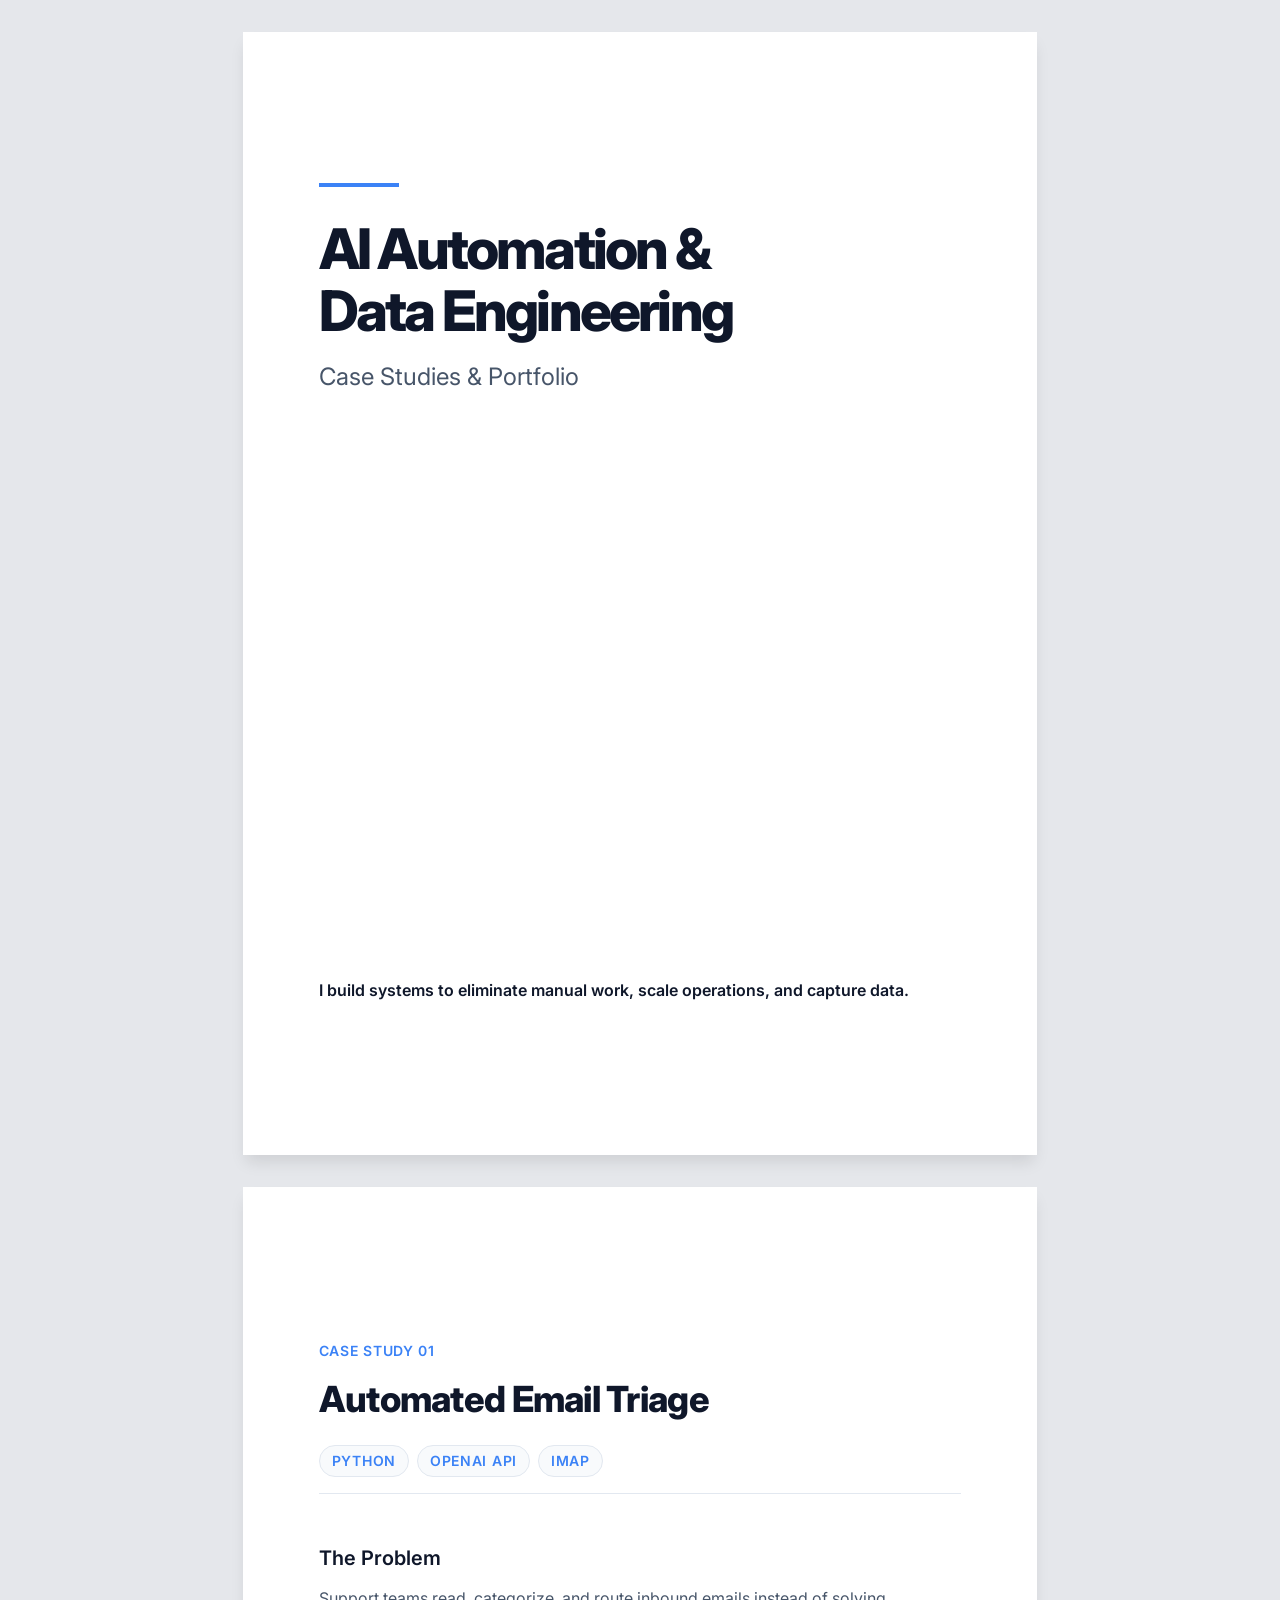
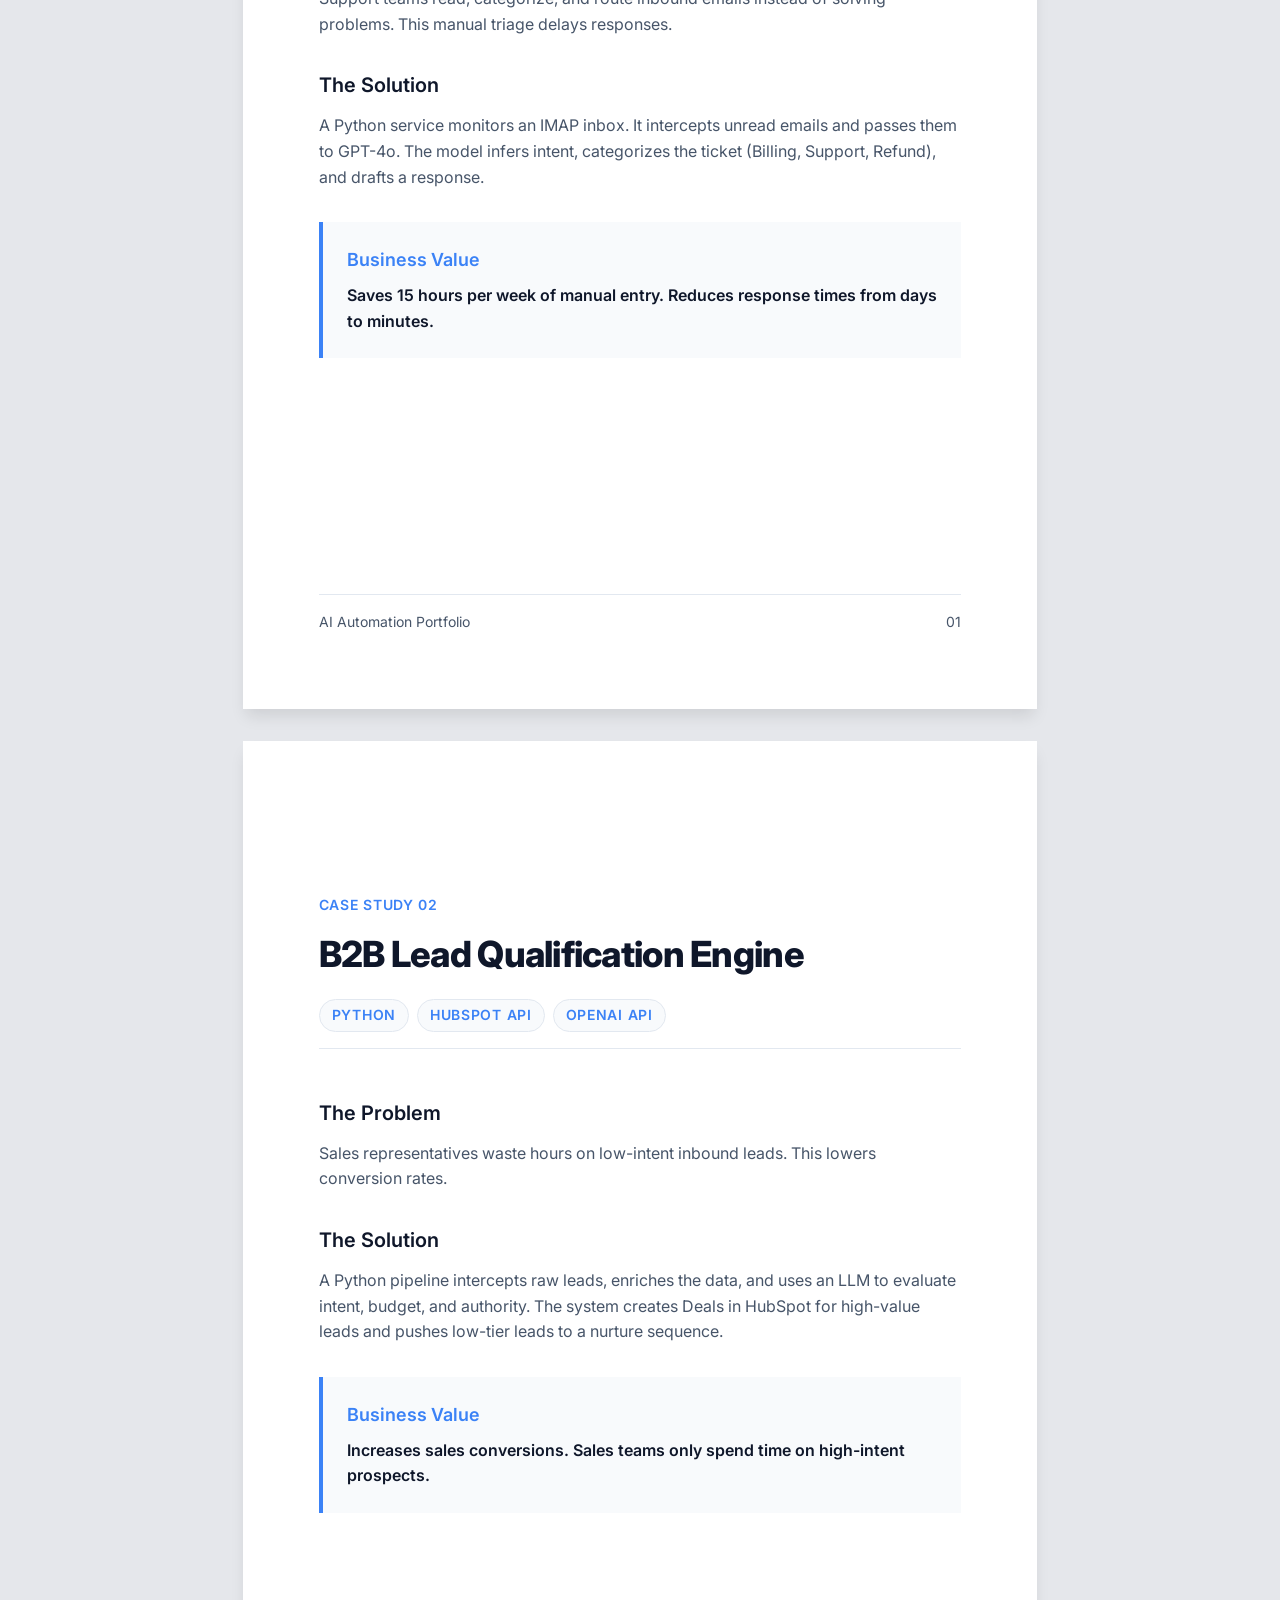
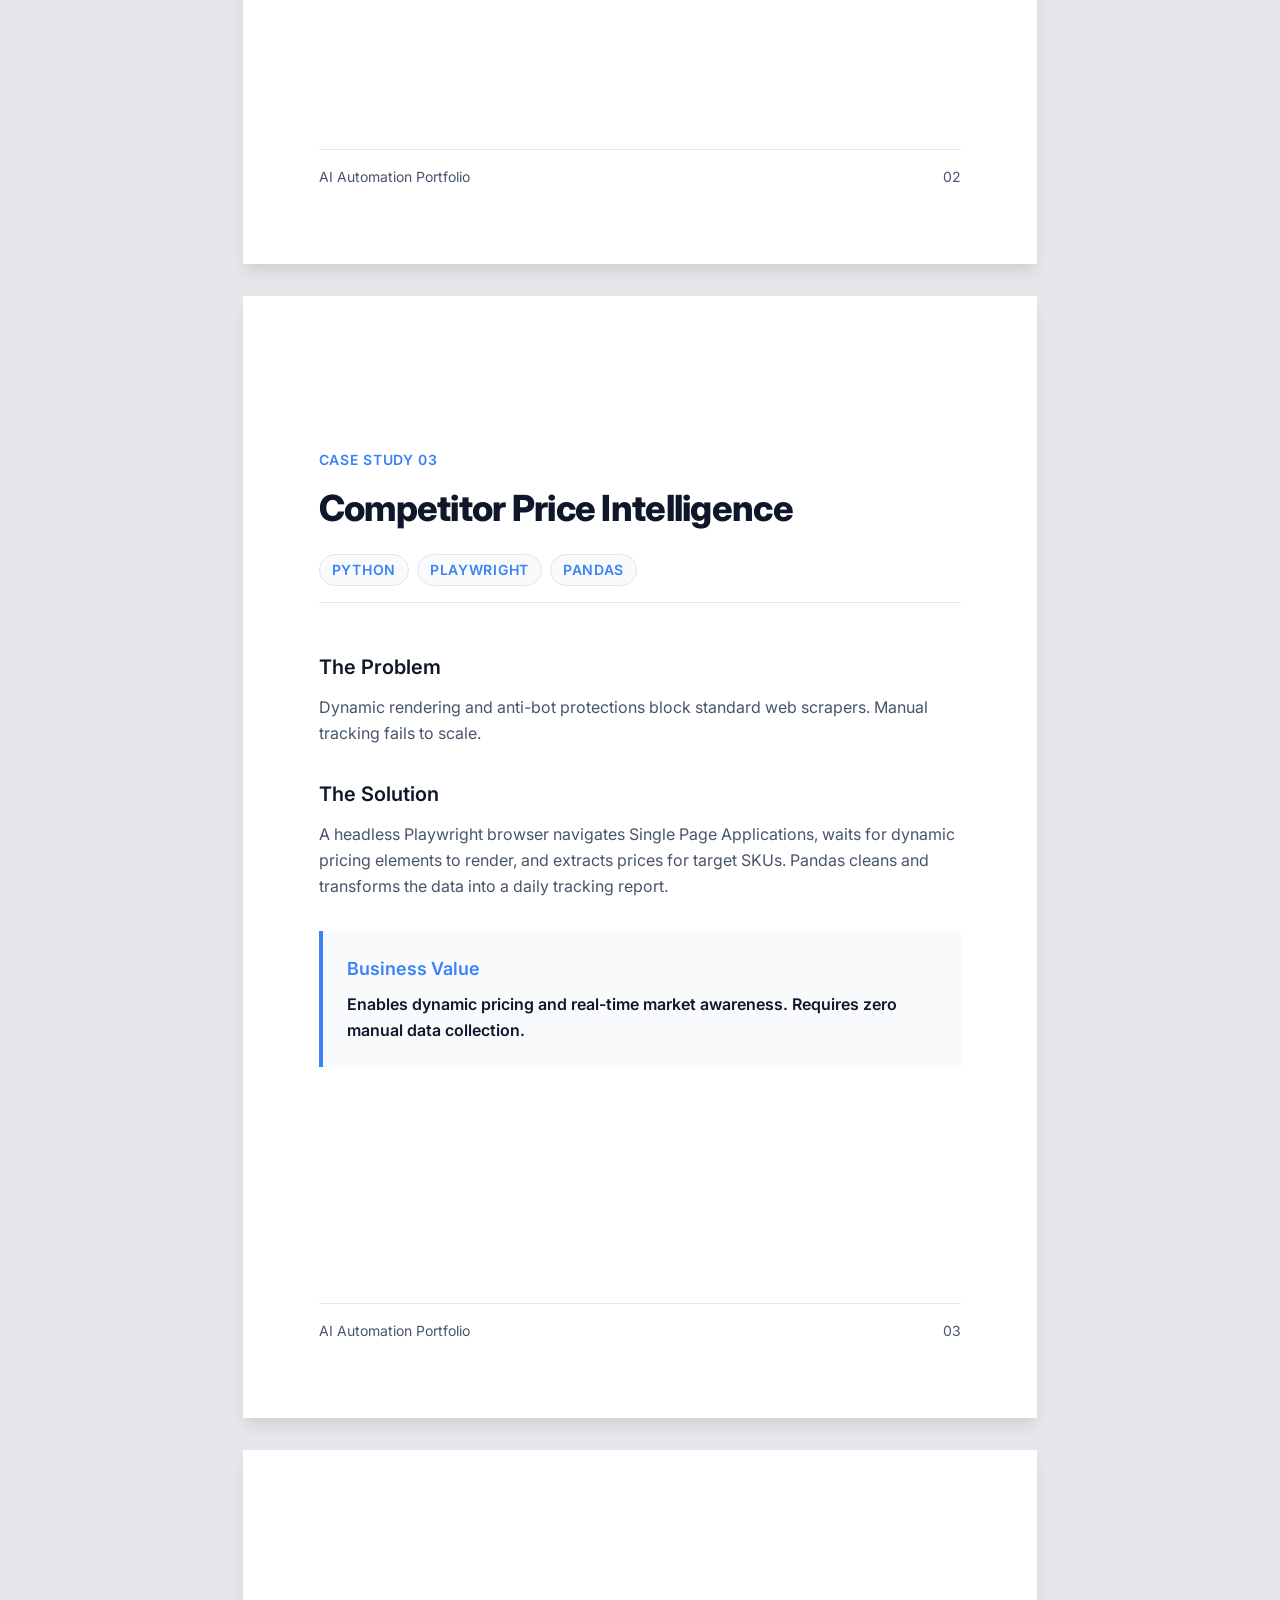
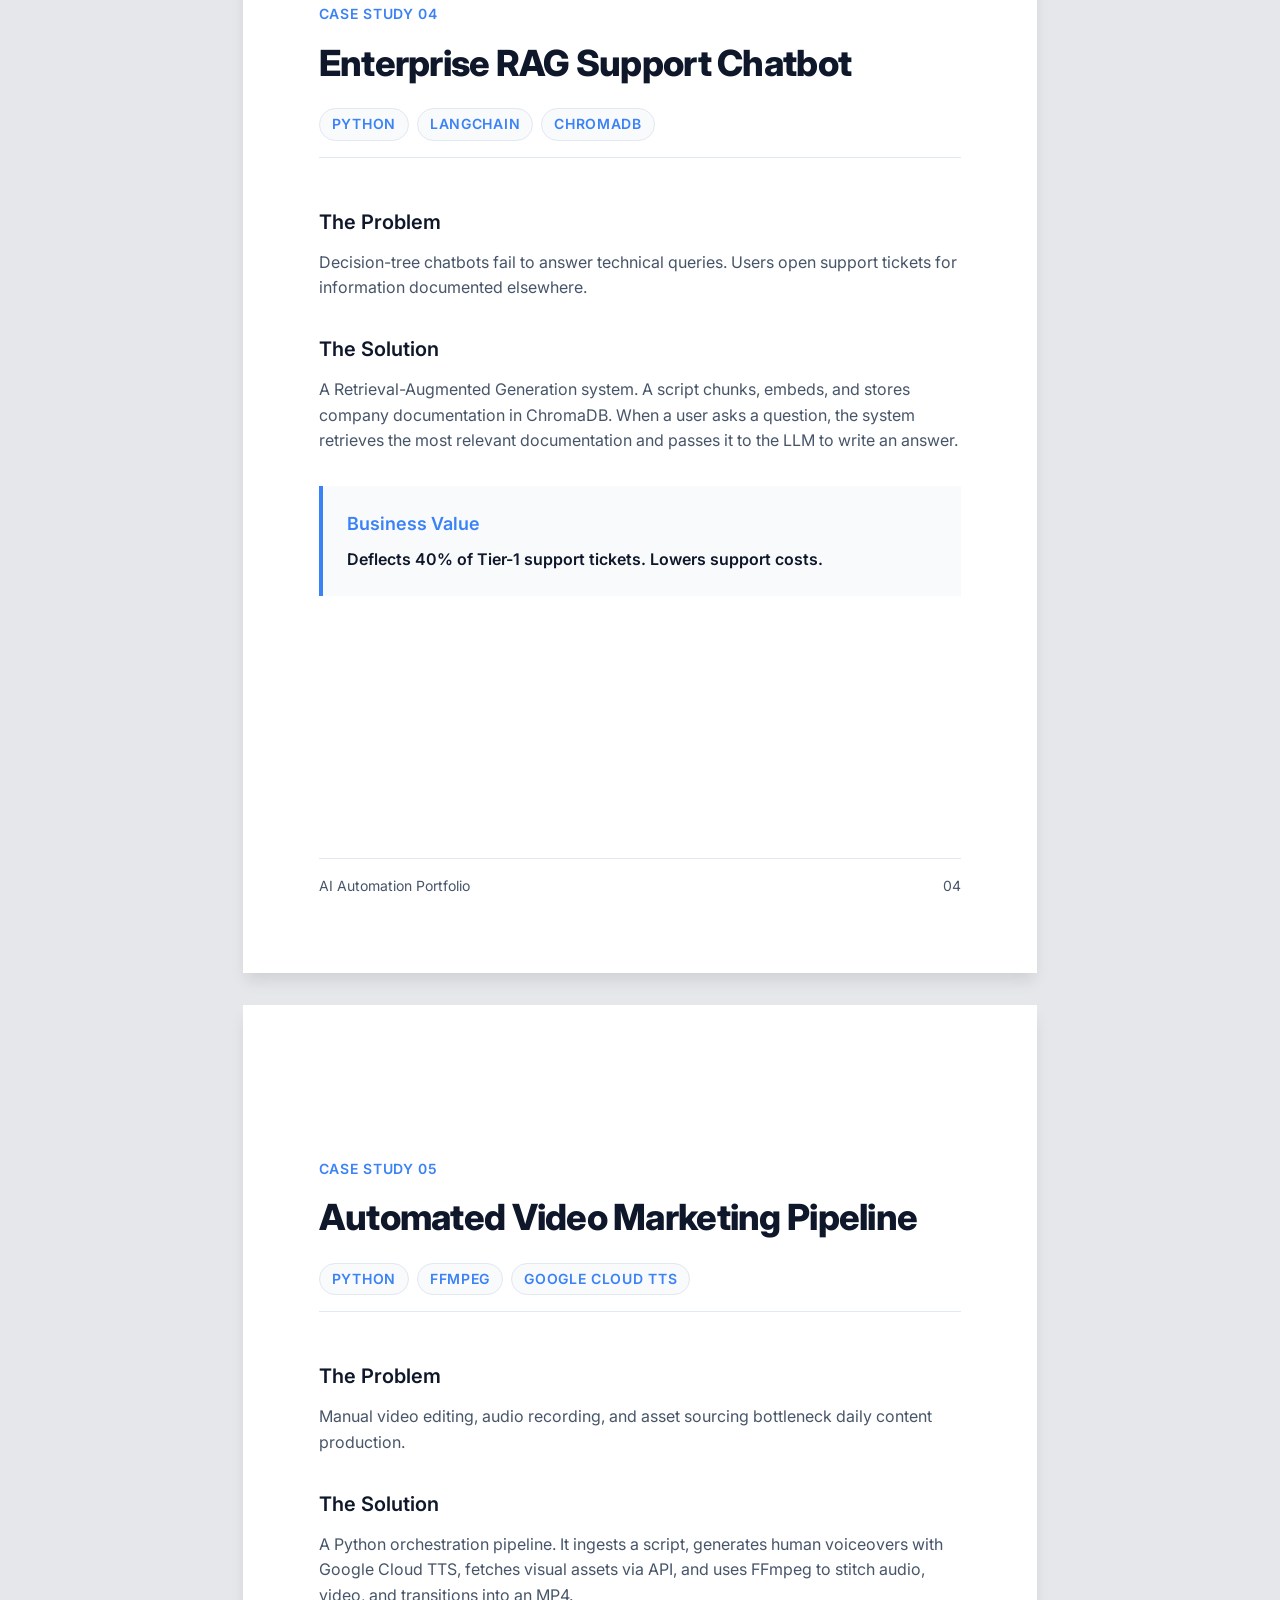
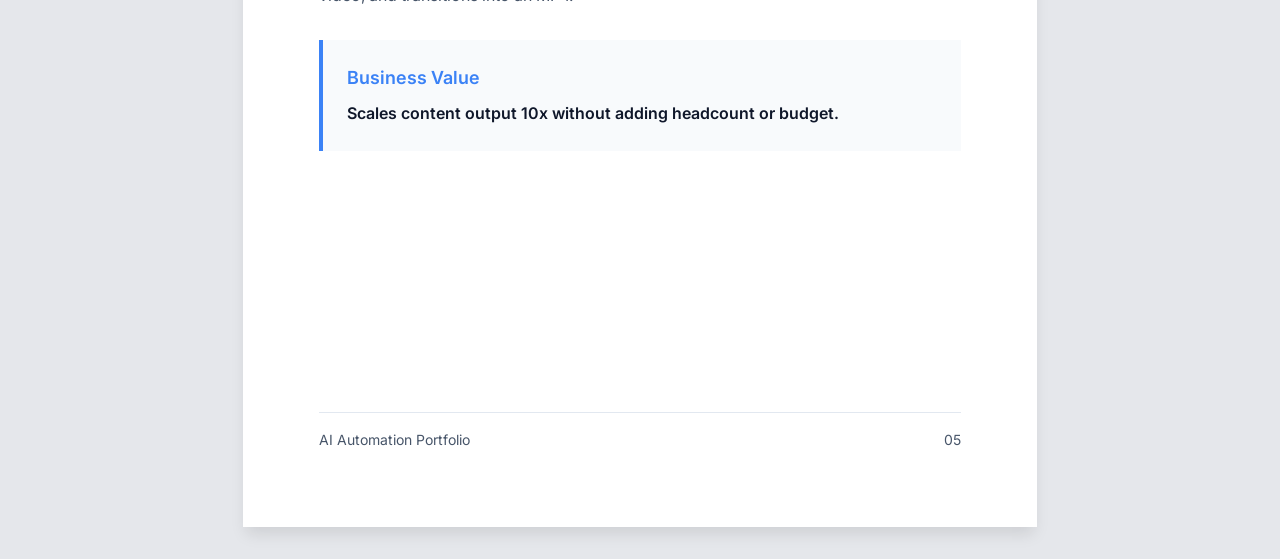
<file: case_studies_deck.html>
<!DOCTYPE html>
<html lang="en">
<head>
    <meta charset="UTF-8">
    <title>AI Automation & Data Engineering - Case Studies</title>
    <style>
        @import url('https://fonts.googleapis.com/css2?family=Inter:wght@400;600;800&display=swap');

        :root {
            --bg-color: #ffffff;
            --text-main: #0f172a;
            --text-muted: #475569;
            --accent: #3b82f6;
            --surface: #f8fafc;
            --border: #e2e8f0;
        }

        * {
            box-sizing: border-box;
            margin: 0;
            padding: 0;
        }

        body {
            font-family: 'Inter', sans-serif;
            color: var(--text-main);
            background-color: var(--bg-color);
            line-height: 1.6;
        }

        /* Print Specific Styles */
        @page {
            size: A4 portrait;
            margin: 0;
        }

        @media print {
            .page {
                page-break-after: always;
                height: 297mm; /* A4 height */
                width: 210mm; /* A4 width */
                padding: 40mm 20mm;
                position: relative;
                overflow: hidden;
            }
            .page:last-child {
                page-break-after: auto;
            }
            body {
                -webkit-print-color-adjust: exact;
                print-color-adjust: exact;
            }
        }

        /* Web View Styles (to approximate print view) */
        @media screen {
            body {
                background-color: #e5e7eb;
                padding: 2rem;
                display: flex;
                flex-direction: column;
                align-items: center;
                gap: 2rem;
            }
            .page {
                background: white;
                width: 210mm;
                min-height: 297mm;
                padding: 40mm 20mm;
                box-shadow: 0 10px 15px -3px rgba(0, 0, 0, 0.1);
                position: relative;
            }
        }

        /* Cover Page */
        .cover {
            display: flex;
            flex-direction: column;
            justify-content: center;
            align-items: flex-start;
        }
        
        .cover h1 {
            font-size: 3.5rem;
            font-weight: 800;
            line-height: 1.1;
            margin-bottom: 1rem;
            color: var(--text-main);
            letter-spacing: -0.05em;
        }

        .cover h2 {
            font-size: 1.5rem;
            font-weight: 400;
            color: var(--text-muted);
            margin-bottom: 3rem;
        }

        .cover .divider {
            height: 4px;
            width: 80px;
            background-color: var(--accent);
            margin-bottom: 2rem;
        }

        /* Case Study Page */
        .header {
            margin-bottom: 3rem;
            border-bottom: 1px solid var(--border);
            padding-bottom: 1rem;
        }

        .header span {
            text-transform: uppercase;
            font-size: 0.875rem;
            font-weight: 600;
            color: var(--accent);
            letter-spacing: 0.05em;
        }

        .header h2 {
            font-size: 2.25rem;
            font-weight: 800;
            margin-top: 0.5rem;
            letter-spacing: -0.02em;
        }

        .tech-stack {
            display: flex;
            gap: 0.5rem;
            margin-top: 1rem;
        }

        .tag {
            background-color: var(--surface);
            color: var(--text-muted);
            padding: 0.25rem 0.75rem;
            border-radius: 999px;
            font-size: 0.875rem;
            font-weight: 600;
            border: 1px solid var(--border);
        }

        .content-section {
            margin-bottom: 2rem;
        }

        .content-section h3 {
            font-size: 1.25rem;
            font-weight: 600;
            margin-bottom: 0.75rem;
            color: var(--text-main);
        }

        .content-section p {
            font-size: 1rem;
            color: var(--text-muted);
        }

        .impact-box {
            background-color: var(--surface);
            border-left: 4px solid var(--accent);
            padding: 1.5rem;
            margin-top: 2rem;
        }

        .impact-box h3 {
            font-size: 1.125rem;
            font-weight: 600;
            color: var(--accent);
            margin-bottom: 0.5rem;
        }

        .impact-box p {
            color: var(--text-main);
            font-weight: 600;
        }

        /* Footer */
        .footer {
            position: absolute;
            bottom: 20mm;
            left: 20mm;
            right: 20mm;
            display: flex;
            justify-content: space-between;
            font-size: 0.875rem;
            color: var(--text-muted);
            border-top: 1px solid var(--border);
            padding-top: 1rem;
        }

    </style>
</head>
<body>

    <!-- PAGE 1: COVER -->
    <div class="page cover">
        <div class="divider"></div>
        <h1>AI Automation &<br>Data Engineering</h1>
        <h2>Case Studies & Portfolio</h2>
        
        <div style="margin-top: auto;">
            <p style="font-weight: 600;">I build systems to eliminate manual work, scale operations, and capture data.</p>
        </div>
    </div>

    <!-- PAGE 2: CASE STUDY 1 -->
    <div class="page">
        <div class="header">
            <span>Case Study 01</span>
            <h2>Automated Email Triage</h2>
            <div class="tech-stack">
                <span class="tag">Python</span>
                <span class="tag">OpenAI API</span>
                <span class="tag">IMAP</span>
            </div>
        </div>

        <div class="content-section">
            <h3>The Problem</h3>
            <p>Support teams read, categorize, and route inbound emails instead of solving problems. This manual triage delays responses.</p>
        </div>

        <div class="content-section">
            <h3>The Solution</h3>
            <p>A Python service monitors an IMAP inbox. It intercepts unread emails and passes them to GPT-4o. The model infers intent, categorizes the ticket (Billing, Support, Refund), and drafts a response.</p>
        </div>

        <div class="impact-box">
            <h3>Business Value</h3>
            <p>Saves 15 hours per week of manual entry. Reduces response times from days to minutes.</p>
        </div>

        <div class="footer">
            <span>AI Automation Portfolio</span>
            <span>01</span>
        </div>
    </div>

    <!-- PAGE 3: CASE STUDY 2 -->
    <div class="page">
        <div class="header">
            <span>Case Study 02</span>
            <h2>B2B Lead Qualification Engine</h2>
            <div class="tech-stack">
                <span class="tag">Python</span>
                <span class="tag">HubSpot API</span>
                <span class="tag">OpenAI API</span>
            </div>
        </div>

        <div class="content-section">
            <h3>The Problem</h3>
            <p>Sales representatives waste hours on low-intent inbound leads. This lowers conversion rates.</p>
        </div>

        <div class="content-section">
            <h3>The Solution</h3>
            <p>A Python pipeline intercepts raw leads, enriches the data, and uses an LLM to evaluate intent, budget, and authority. The system creates Deals in HubSpot for high-value leads and pushes low-tier leads to a nurture sequence.</p>
        </div>

        <div class="impact-box">
            <h3>Business Value</h3>
            <p>Increases sales conversions. Sales teams only spend time on high-intent prospects.</p>
        </div>

        <div class="footer">
            <span>AI Automation Portfolio</span>
            <span>02</span>
        </div>
    </div>

    <!-- PAGE 4: CASE STUDY 3 -->
    <div class="page">
        <div class="header">
            <span>Case Study 03</span>
            <h2>Competitor Price Intelligence</h2>
            <div class="tech-stack">
                <span class="tag">Python</span>
                <span class="tag">Playwright</span>
                <span class="tag">Pandas</span>
            </div>
        </div>

        <div class="content-section">
            <h3>The Problem</h3>
            <p>Dynamic rendering and anti-bot protections block standard web scrapers. Manual tracking fails to scale.</p>
        </div>

        <div class="content-section">
            <h3>The Solution</h3>
            <p>A headless Playwright browser navigates Single Page Applications, waits for dynamic pricing elements to render, and extracts prices for target SKUs. Pandas cleans and transforms the data into a daily tracking report.</p>
        </div>

        <div class="impact-box">
            <h3>Business Value</h3>
            <p>Enables dynamic pricing and real-time market awareness. Requires zero manual data collection.</p>
        </div>

        <div class="footer">
            <span>AI Automation Portfolio</span>
            <span>03</span>
        </div>
    </div>

    <!-- PAGE 5: CASE STUDY 4 -->
    <div class="page">
        <div class="header">
            <span>Case Study 04</span>
            <h2>Enterprise RAG Support Chatbot</h2>
            <div class="tech-stack">
                <span class="tag">Python</span>
                <span class="tag">LangChain</span>
                <span class="tag">ChromaDB</span>
            </div>
        </div>

        <div class="content-section">
            <h3>The Problem</h3>
            <p>Decision-tree chatbots fail to answer technical queries. Users open support tickets for information documented elsewhere.</p>
        </div>

        <div class="content-section">
            <h3>The Solution</h3>
            <p>A Retrieval-Augmented Generation system. A script chunks, embeds, and stores company documentation in ChromaDB. When a user asks a question, the system retrieves the most relevant documentation and passes it to the LLM to write an answer.</p>
        </div>

        <div class="impact-box">
            <h3>Business Value</h3>
            <p>Deflects 40% of Tier-1 support tickets. Lowers support costs.</p>
        </div>

        <div class="footer">
            <span>AI Automation Portfolio</span>
            <span>04</span>
        </div>
    </div>

    <!-- PAGE 6: CASE STUDY 5 -->
    <div class="page">
        <div class="header">
            <span>Case Study 05</span>
            <h2>Automated Video Marketing Pipeline</h2>
            <div class="tech-stack">
                <span class="tag">Python</span>
                <span class="tag">FFmpeg</span>
                <span class="tag">Google Cloud TTS</span>
            </div>
        </div>

        <div class="content-section">
            <h3>The Problem</h3>
            <p>Manual video editing, audio recording, and asset sourcing bottleneck daily content production.</p>
        </div>

        <div class="content-section">
            <h3>The Solution</h3>
            <p>A Python orchestration pipeline. It ingests a script, generates human voiceovers with Google Cloud TTS, fetches visual assets via API, and uses FFmpeg to stitch audio, video, and transitions into an MP4.</p>
        </div>

        <div class="impact-box">
            <h3>Business Value</h3>
            <p>Scales content output 10x without adding headcount or budget.</p>
        </div>

        <div class="footer">
            <span>AI Automation Portfolio</span>
            <span>05</span>
        </div>
    </div>

</body>
</html>
</file>
